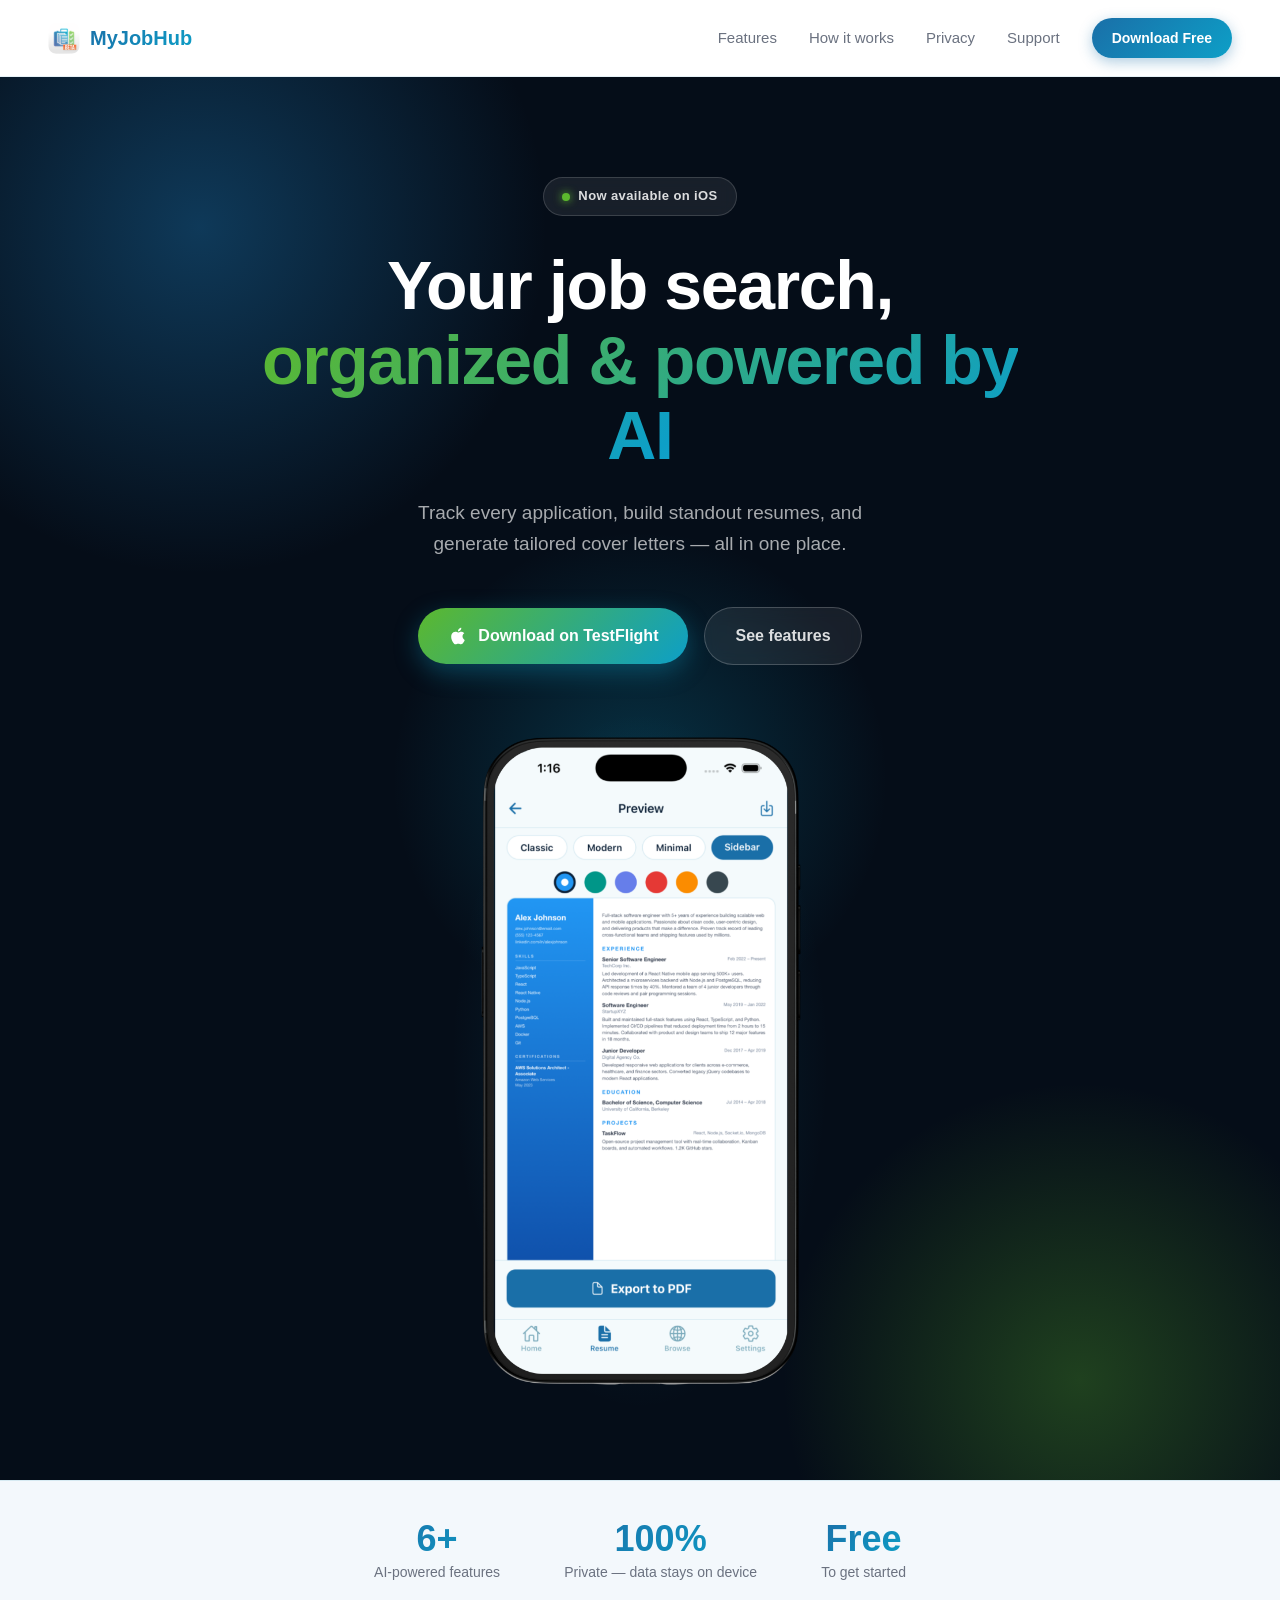
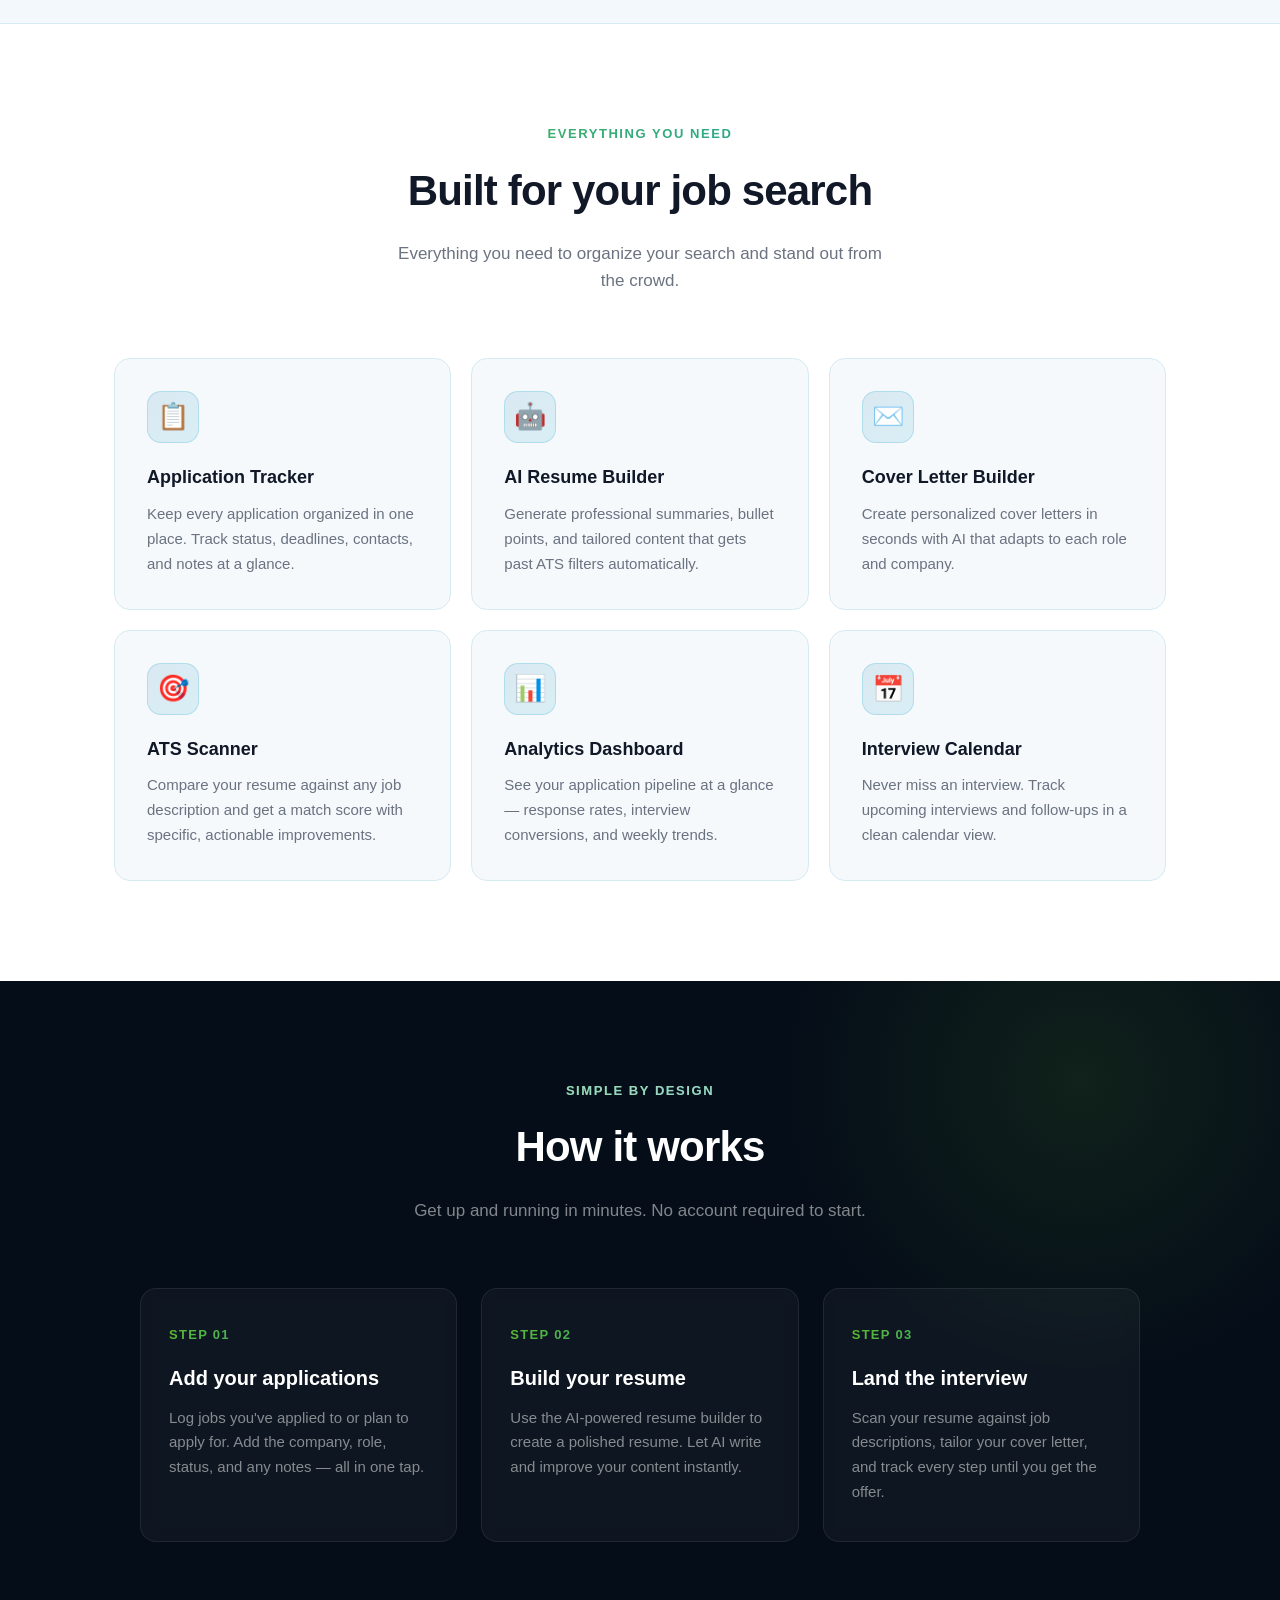
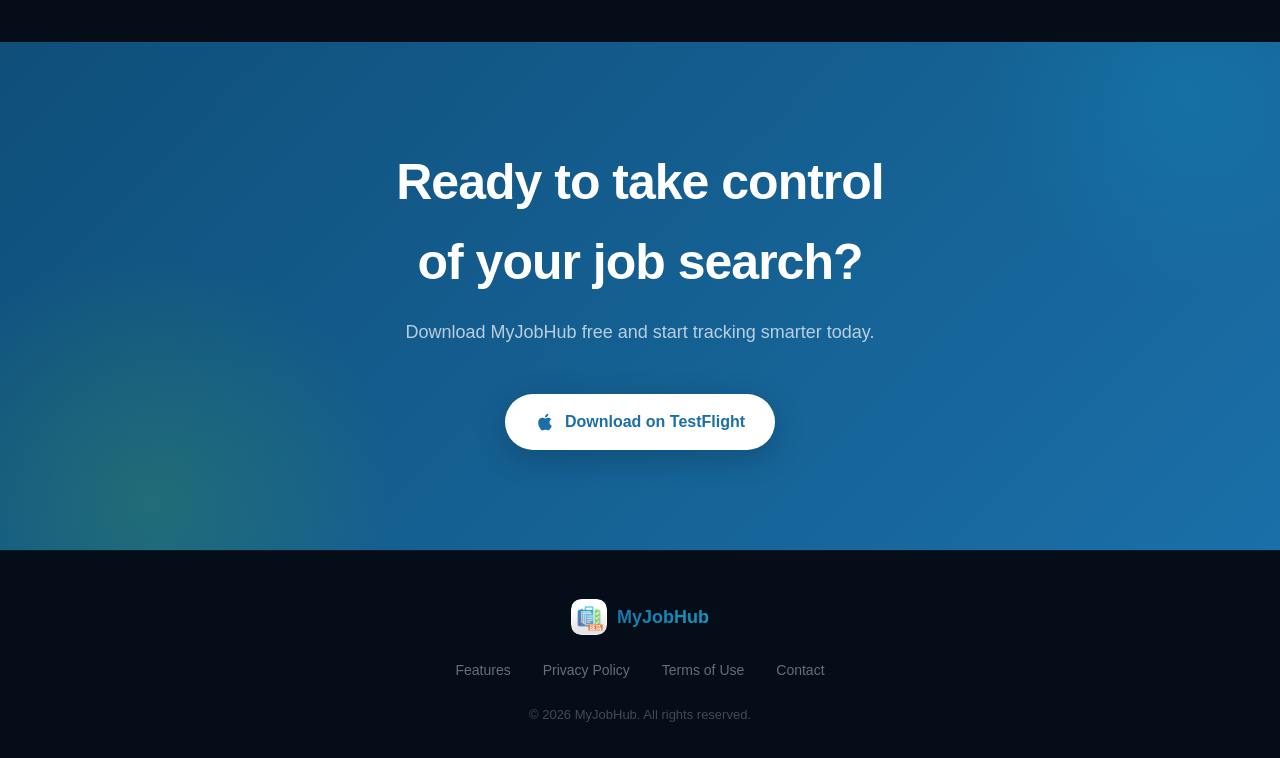
<file: index.html>
<!DOCTYPE html>
<html lang="en">
<head>
  <meta charset="UTF-8" />
  <meta name="viewport" content="width=device-width, initial-scale=1.0" />
  <title>MyJobHub — Track Your Job Search with Confidence</title>
  <meta name="description" content="MyJobHub is an iOS app that helps you track job applications, build AI-powered resumes and cover letters, and land your dream job." />
  <link rel="stylesheet" href="styles.css" />
  <link rel="stylesheet" href="https://unpkg.com/aos@2.3.1/dist/aos.css" />
  <link rel="icon" href="assets/icon.png" />
</head>
<body>

  <!-- Nav -->
  <nav>
    <a href="index.html" class="nav-brand">
      <img src="assets/icon.png" alt="MyJobHub icon" onerror="this.style.display='none'" />
      <span class="nav-logo">MyJobHub</span>
    </a>
    <div class="nav-links">
      <a href="#features" class="hide-mobile">Features</a>
      <a href="#how-it-works" class="hide-mobile">How it works</a>
      <a href="privacy.html">Privacy</a>
      <a href="mailto:support@myjobhub.app">Support</a>
      <!-- Replace # with your App Store link -->
      <a href="https://testflight.apple.com/join/jSa1x4DE" class="nav-cta">Download Free</a>
    </div>
  </nav>

  <!-- Hero -->
  <section class="hero">
    <div class="hero-orb-mid"></div>
    <div class="hero-content">

      <div class="hero-badge">
        <span></span> Now available on iOS
      </div>

      <h1>Your job search,<br /><span class="gradient-text">organized & powered by AI</span></h1>

      <p>Track every application, build standout resumes, and generate tailored cover letters — all in one place.</p>

      <div class="hero-buttons">
        <!-- Replace # with your App Store link -->
        <a href="https://testflight.apple.com/join/jSa1x4DE" class="btn btn-primary">
          <svg width="20" height="20" viewBox="0 0 24 24" fill="currentColor"><path d="M18.71 19.5c-.83 1.24-1.71 2.45-3.05 2.47-1.34.03-1.77-.79-3.29-.79-1.53 0-2 .77-3.27.82-1.31.05-2.3-1.32-3.14-2.53C4.25 17 2.94 12.45 4.7 9.39c.87-1.52 2.43-2.48 4.12-2.51 1.28-.02 2.5.87 3.29.87.78 0 2.26-1.07 3.8-.91.65.03 2.47.26 3.64 1.98-.09.06-2.17 1.28-2.15 3.81.03 3.02 2.65 4.03 2.68 4.04-.03.07-.42 1.44-1.38 2.83M13 3.5c.73-.83 1.94-1.46 2.94-1.5.13 1.17-.34 2.35-1.04 3.19-.69.85-1.83 1.51-2.95 1.42-.15-1.15.41-2.35 1.05-3.11z"/></svg>
          Download on TestFlight
          <!-- Download on the App Store = update once live on app store -->
        </a>
        <a href="#features" class="btn btn-ghost">See features</a>
      </div>

      <div class="hero-mockup"> 
        <div class="mockup-glow"></div>
        <img src="assets/screenshot.png" alt="MyJobHub app" /> 
      </div>

    </div>
  </section>

  <!-- Stats -->
  <section class="stats">
    <div class="stats-grid">
      <div class="stat-item" data-aos="fade-up" data-aos-delay="0">
        <div class="stat-number">6+</div>
        <div class="stat-label">AI-powered features</div>
      </div>
      <div class="stat-item" data-aos="fade-up" data-aos-delay="100">
        <div class="stat-number">100%</div>
        <div class="stat-label">Private — data stays on device</div>
      </div>
      <div class="stat-item" data-aos="fade-up" data-aos-delay="200">
        <div class="stat-number">Free</div>
        <div class="stat-label">To get started</div>
      </div>
    </div>
  </section>

  <!-- Features -->
  <section class="features" id="features">
    <p class="section-label" data-aos="fade-up">Everything you need</p>
    <h2 class="section-title" data-aos="fade-up" data-aos-delay="50">Built for your job search</h2>
    <p class="section-subtitle" data-aos="fade-up" data-aos-delay="100">Everything you need to organize your search and stand out from the crowd.</p>

    <div class="features-grid">
      <div class="feature-card" data-aos="fade-up" data-aos-delay="0">
        <div class="feature-icon-wrap">📋</div>
        <h3>Application Tracker</h3>
        <p>Keep every application organized in one place. Track status, deadlines, contacts, and notes at a glance.</p>
      </div>
      <div class="feature-card" data-aos="fade-up" data-aos-delay="80">
        <div class="feature-icon-wrap">🤖</div>
        <h3>AI Resume Builder</h3>
        <p>Generate professional summaries, bullet points, and tailored content that gets past ATS filters automatically.</p>
      </div>
      <div class="feature-card" data-aos="fade-up" data-aos-delay="160">
        <div class="feature-icon-wrap">✉️</div>
        <h3>Cover Letter Builder</h3>
        <p>Create personalized cover letters in seconds with AI that adapts to each role and company.</p>
      </div>
      <div class="feature-card" data-aos="fade-up" data-aos-delay="0">
        <div class="feature-icon-wrap">🎯</div>
        <h3>ATS Scanner</h3>
        <p>Compare your resume against any job description and get a match score with specific, actionable improvements.</p>
      </div>
      <div class="feature-card" data-aos="fade-up" data-aos-delay="80">
        <div class="feature-icon-wrap">📊</div>
        <h3>Analytics Dashboard</h3>
        <p>See your application pipeline at a glance — response rates, interview conversions, and weekly trends.</p>
      </div>
      <div class="feature-card" data-aos="fade-up" data-aos-delay="160">
        <div class="feature-icon-wrap">📅</div>
        <h3>Interview Calendar</h3>
        <p>Never miss an interview. Track upcoming interviews and follow-ups in a clean calendar view.</p>
      </div>
    </div>
  </section>

  <!-- How it works -->
  <section class="how-it-works" id="how-it-works">
    <p class="section-label" data-aos="fade-up">Simple by design</p>
    <h2 class="section-title" data-aos="fade-up" data-aos-delay="50">How it works</h2>
    <p class="section-subtitle" data-aos="fade-up" data-aos-delay="100">Get up and running in minutes. No account required to start.</p>

    <div class="steps-grid">
      <div class="step-card" data-aos="fade-up" data-aos-delay="0">
        <div class="step-number">Step 01</div>
        <h3>Add your applications</h3>
        <p>Log jobs you've applied to or plan to apply for. Add the company, role, status, and any notes — all in one tap.</p>
      </div>
      <div class="step-card" data-aos="fade-up" data-aos-delay="100">
        <div class="step-number">Step 02</div>
        <h3>Build your resume</h3>
        <p>Use the AI-powered resume builder to create a polished resume. Let AI write and improve your content instantly.</p>
      </div>
      <div class="step-card" data-aos="fade-up" data-aos-delay="200">
        <div class="step-number">Step 03</div>
        <h3>Land the interview</h3>
        <p>Scan your resume against job descriptions, tailor your cover letter, and track every step until you get the offer.</p>
      </div>
    </div>
  </section>

  <!-- CTA -->
  <section class="cta">
    <div class="cta-content">
      <h2 data-aos="fade-up">Ready to take control<br />of your job search?</h2>
      <p data-aos="fade-up" data-aos-delay="80">Download MyJobHub free and start tracking smarter today.</p>
      <!-- Replace # with your App Store link -->
      <a href="https://testflight.apple.com/join/jSa1x4DE" class="btn btn-white" data-aos="fade-up" data-aos-delay="160">
        <svg width="20" height="20" viewBox="0 0 24 24" fill="currentColor"><path d="M18.71 19.5c-.83 1.24-1.71 2.45-3.05 2.47-1.34.03-1.77-.79-3.29-.79-1.53 0-2 .77-3.27.82-1.31.05-2.3-1.32-3.14-2.53C4.25 17 2.94 12.45 4.7 9.39c.87-1.52 2.43-2.48 4.12-2.51 1.28-.02 2.5.87 3.29.87.78 0 2.26-1.07 3.8-.91.65.03 2.47.26 3.64 1.98-.09.06-2.17 1.28-2.15 3.81.03 3.02 2.65 4.03 2.68 4.04-.03.07-.42 1.44-1.38 2.83M13 3.5c.73-.83 1.94-1.46 2.94-1.5.13 1.17-.34 2.35-1.04 3.19-.69.85-1.83 1.51-2.95 1.42-.15-1.15.41-2.35 1.05-3.11z"/></svg>
        Download on TestFlight
        <!-- Download on the App Store = update once live on app store -->
      </a>
    </div>
  </section>

  <!-- Footer -->
  <footer>
    <div class="footer-inner">
      <div class="footer-brand">
        <img src="assets/icon.png" alt="MyJobHub" onerror="this.style.display='none'" />
        <span class="footer-brand-name">MyJobHub</span>
      </div>
      <div class="footer-links">
        <a href="#features">Features</a>
        <a href="privacy.html">Privacy Policy</a>
        <a href="terms.html">Terms of Use</a>
        <a href="mailto:support@myjobhub.app">Contact</a>
      </div>
      <p class="footer-copy">&copy; 2026 MyJobHub. All rights reserved.</p>
    </div>
  </footer>

  <script src="https://unpkg.com/aos@2.3.1/dist/aos.js"></script>
  <script>AOS.init({ duration: 650, once: true, easing: 'ease-out-cubic' });</script>

</body>
</html>
</file>
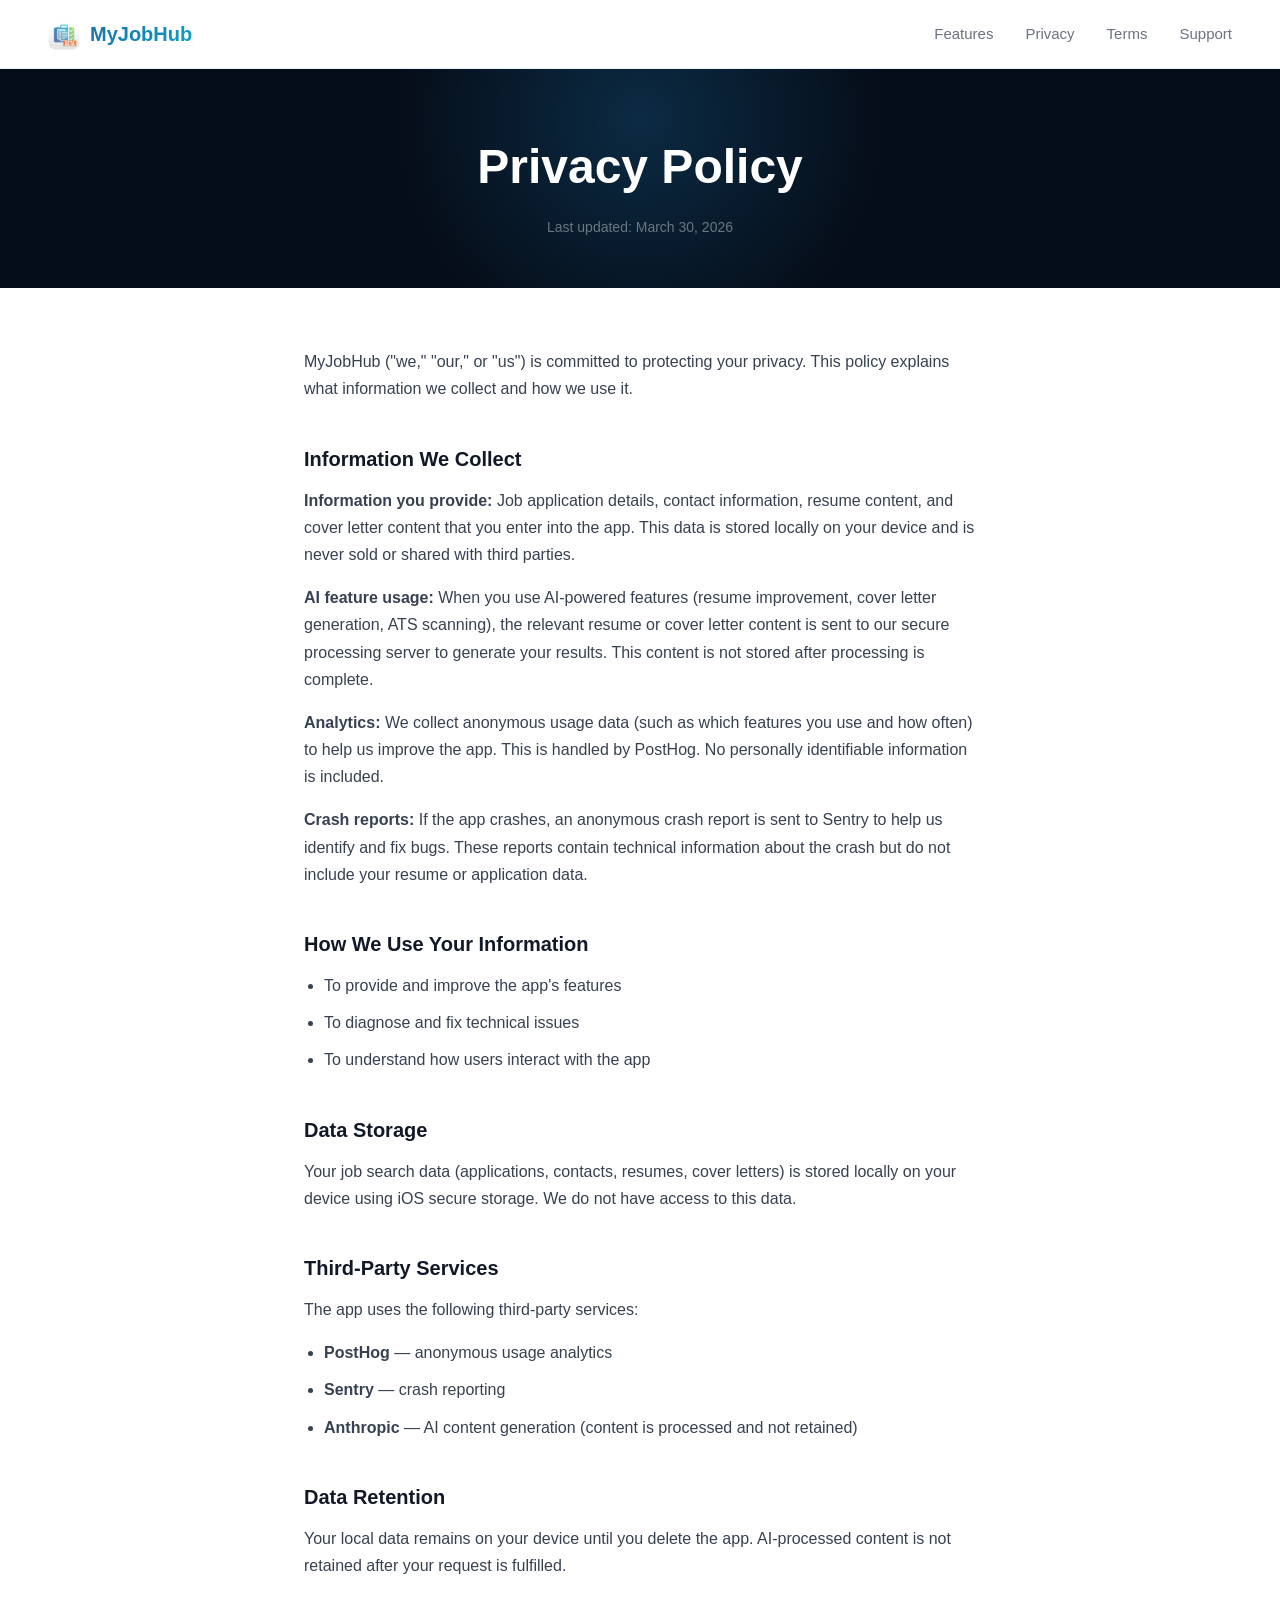
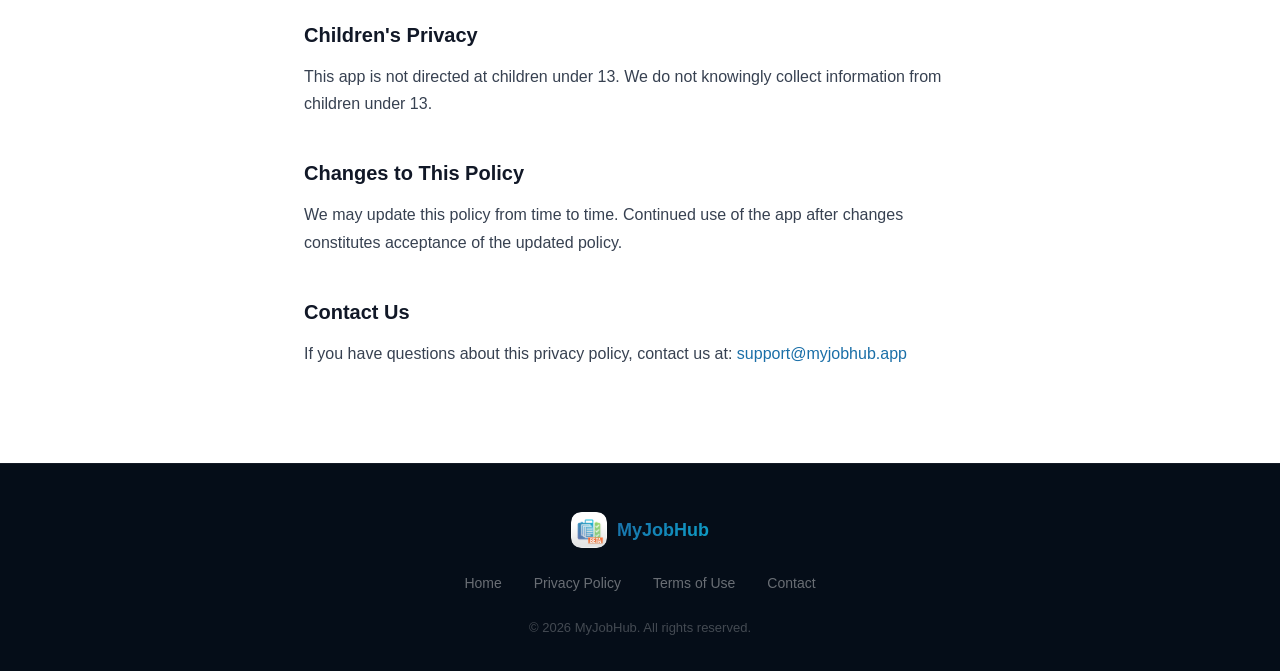
<file: privacy.html>
<!DOCTYPE html>
<html lang="en">
<head>
  <meta charset="UTF-8" />
  <meta name="viewport" content="width=device-width, initial-scale=1.0" />
  <title>Privacy Policy — MyJobHub</title>
  <link rel="stylesheet" href="styles.css" />
  <link rel="icon" href="assets/icon.png" />
</head>
<body>

  <nav>
    <a href="index.html" class="nav-brand">
      <img src="assets/icon.png" alt="MyJobHub icon" onerror="this.style.display='none'" />
      <span class="nav-logo">MyJobHub</span>
    </a>
    <div class="nav-links">
      <a href="index.html#features" class="hide-mobile">Features</a>
      <a href="privacy.html">Privacy</a>
      <a href="terms.html">Terms</a>
      <a href="mailto:support@myjobhub.app">Support</a>
    </div>
  </nav>

  <div class="legal-hero">
    <h1>Privacy Policy</h1>
    <p class="updated">Last updated: March 30, 2026</p>
  </div>

  <div class="legal-wrap">
    <p>MyJobHub ("we," "our," or "us") is committed to protecting your privacy. This policy explains what information we collect and how we use it.</p>

    <h2>Information We Collect</h2>
    <p><strong>Information you provide:</strong> Job application details, contact information, resume content, and cover letter content that you enter into the app. This data is stored locally on your device and is never sold or shared with third parties.</p>
    <p><strong>AI feature usage:</strong> When you use AI-powered features (resume improvement, cover letter generation, ATS scanning), the relevant resume or cover letter content is sent to our secure processing server to generate your results. This content is not stored after processing is complete.</p>
    <p><strong>Analytics:</strong> We collect anonymous usage data (such as which features you use and how often) to help us improve the app. This is handled by PostHog. No personally identifiable information is included.</p>
    <p><strong>Crash reports:</strong> If the app crashes, an anonymous crash report is sent to Sentry to help us identify and fix bugs. These reports contain technical information about the crash but do not include your resume or application data.</p>

    <h2>How We Use Your Information</h2>
    <ul>
      <li>To provide and improve the app's features</li>
      <li>To diagnose and fix technical issues</li>
      <li>To understand how users interact with the app</li>
    </ul>

    <h2>Data Storage</h2>
    <p>Your job search data (applications, contacts, resumes, cover letters) is stored locally on your device using iOS secure storage. We do not have access to this data.</p>

    <h2>Third-Party Services</h2>
    <p>The app uses the following third-party services:</p>
    <ul>
      <li><strong>PostHog</strong> — anonymous usage analytics</li>
      <li><strong>Sentry</strong> — crash reporting</li>
      <li><strong>Anthropic</strong> — AI content generation (content is processed and not retained)</li>
    </ul>

    <h2>Data Retention</h2>
    <p>Your local data remains on your device until you delete the app. AI-processed content is not retained after your request is fulfilled.</p>

    <h2>Children's Privacy</h2>
    <p>This app is not directed at children under 13. We do not knowingly collect information from children under 13.</p>

    <h2>Changes to This Policy</h2>
    <p>We may update this policy from time to time. Continued use of the app after changes constitutes acceptance of the updated policy.</p>

    <h2>Contact Us</h2>
    <p>If you have questions about this privacy policy, contact us at: <a href="mailto:support@myjobhub.app">support@myjobhub.app</a></p>
  </div>

  <footer>
    <div class="footer-inner">
      <div class="footer-brand">
        <img src="assets/icon.png" alt="MyJobHub" onerror="this.style.display='none'" />
        <span class="footer-brand-name">MyJobHub</span>
      </div>
      <div class="footer-links">
        <a href="index.html">Home</a>
        <a href="privacy.html">Privacy Policy</a>
        <a href="terms.html">Terms of Use</a>
        <a href="mailto:support@myjobhub.app">Contact</a>
      </div>
      <p class="footer-copy">&copy; 2026 MyJobHub. All rights reserved.</p>
    </div>
  </footer>

</body>
</html>
</file>
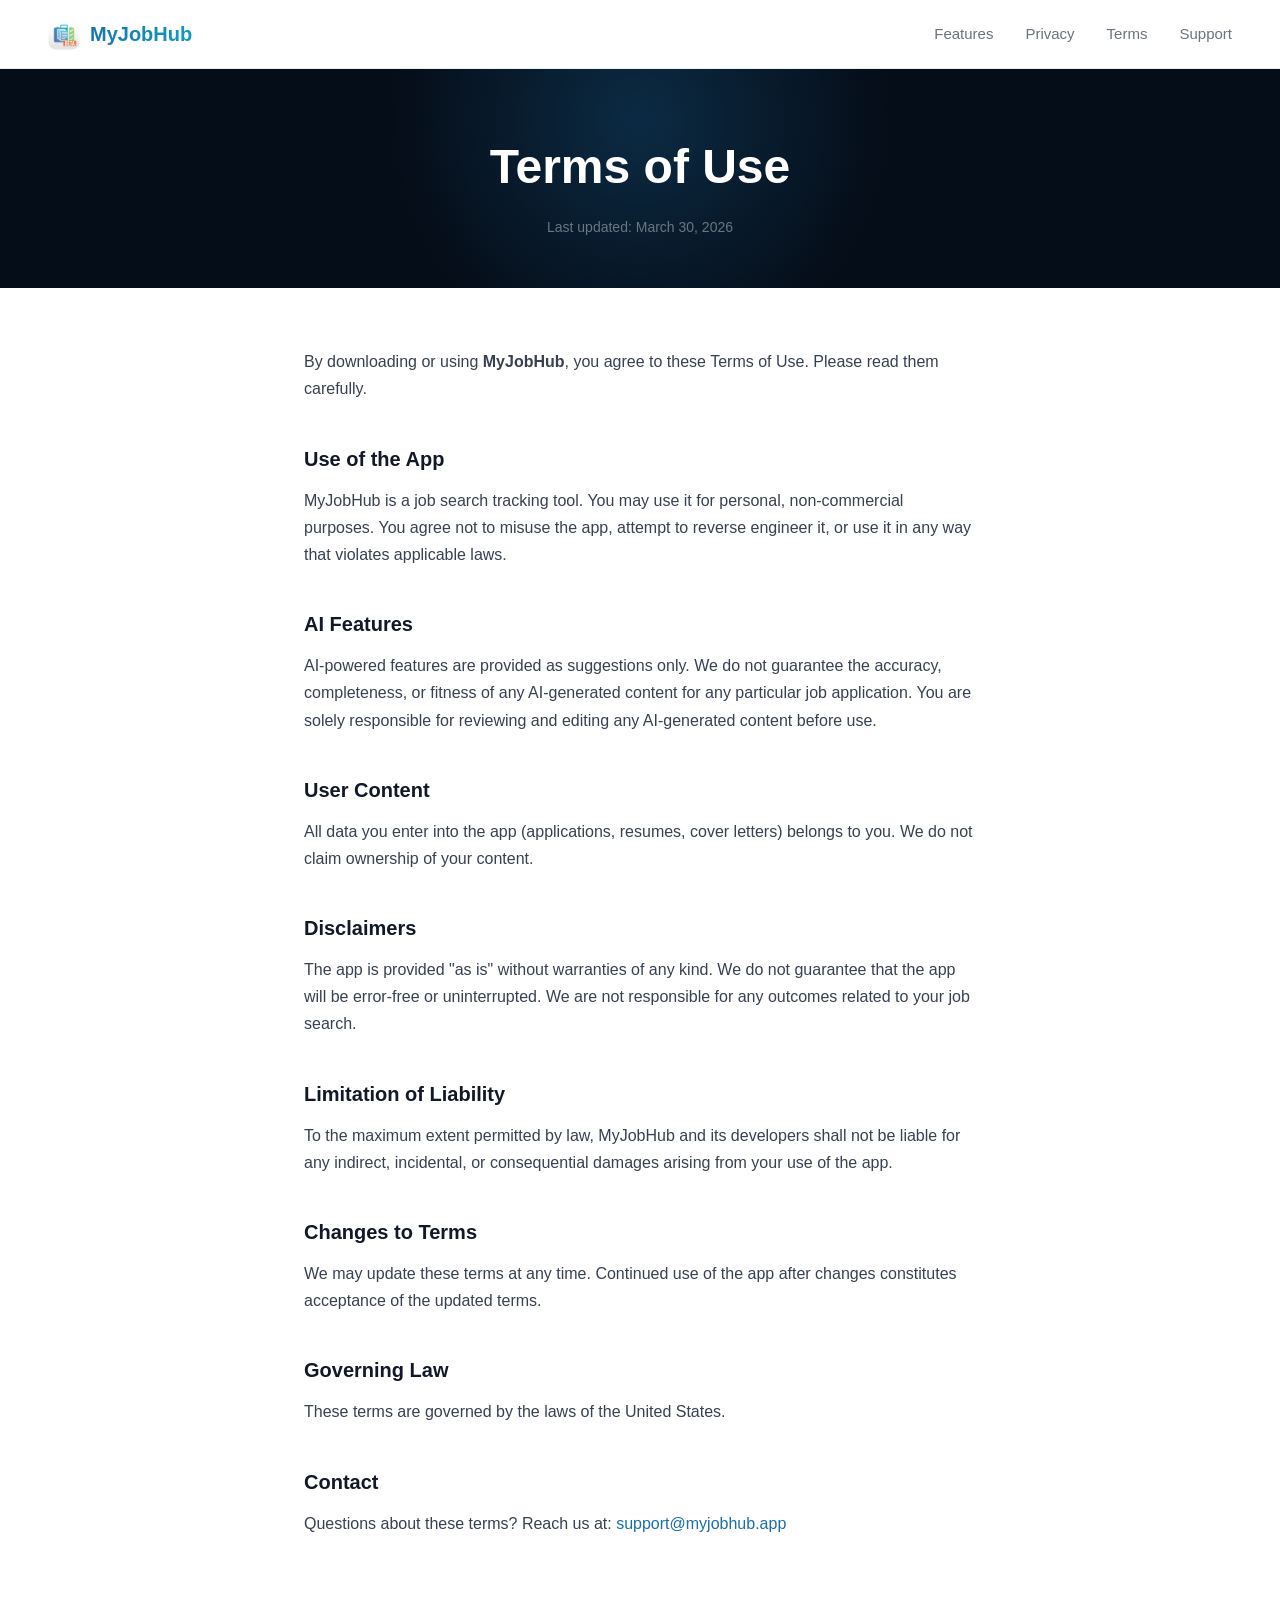
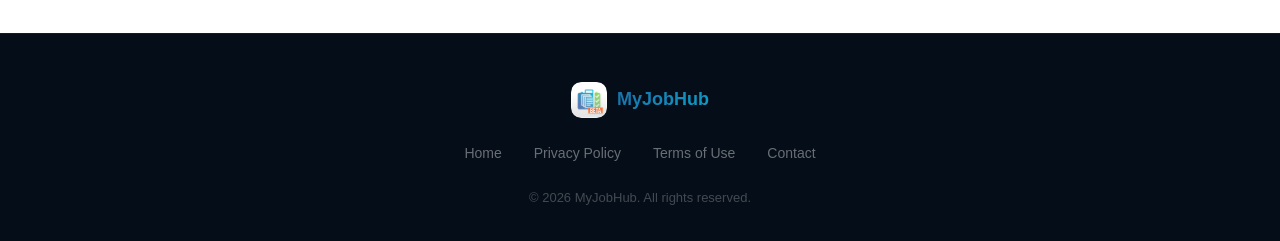
<file: terms.html>
<!DOCTYPE html>
<html lang="en">
<head>
  <meta charset="UTF-8" />
  <meta name="viewport" content="width=device-width, initial-scale=1.0" />
  <title>Terms of Use — MyJobHub</title>
  <link rel="stylesheet" href="styles.css" />
  <link rel="icon" href="assets/icon.png" />
</head>
<body>

  <nav>
    <a href="index.html" class="nav-brand">
      <img src="assets/icon.png" alt="MyJobHub icon" onerror="this.style.display='none'" />
      <span class="nav-logo">MyJobHub</span>
    </a>
    <div class="nav-links">
      <a href="index.html#features" class="hide-mobile">Features</a>
      <a href="privacy.html">Privacy</a>
      <a href="terms.html">Terms</a>
      <a href="mailto:support@myjobhub.app">Support</a>
    </div>
  </nav>

  <div class="legal-hero">
    <h1>Terms of Use</h1>
    <p class="updated">Last updated: March 30, 2026</p>
  </div>

  <div class="legal-wrap">
    <p>By downloading or using <strong>MyJobHub</strong>, you agree to these Terms of Use. Please read them carefully.</p>

    <h2>Use of the App</h2>
    <p>MyJobHub is a job search tracking tool. You may use it for personal, non-commercial purposes. You agree not to misuse the app, attempt to reverse engineer it, or use it in any way that violates applicable laws.</p>

    <h2>AI Features</h2>
    <p>AI-powered features are provided as suggestions only. We do not guarantee the accuracy, completeness, or fitness of any AI-generated content for any particular job application. You are solely responsible for reviewing and editing any AI-generated content before use.</p>

    <h2>User Content</h2>
    <p>All data you enter into the app (applications, resumes, cover letters) belongs to you. We do not claim ownership of your content.</p>

    <h2>Disclaimers</h2>
    <p>The app is provided "as is" without warranties of any kind. We do not guarantee that the app will be error-free or uninterrupted. We are not responsible for any outcomes related to your job search.</p>

    <h2>Limitation of Liability</h2>
    <p>To the maximum extent permitted by law, MyJobHub and its developers shall not be liable for any indirect, incidental, or consequential damages arising from your use of the app.</p>

    <h2>Changes to Terms</h2>
    <p>We may update these terms at any time. Continued use of the app after changes constitutes acceptance of the updated terms.</p>

    <h2>Governing Law</h2>
    <p>These terms are governed by the laws of the United States.</p>

    <h2>Contact</h2>
    <p>Questions about these terms? Reach us at: <a href="mailto:support@myjobhub.app">support@myjobhub.app</a></p>
  </div>

  <footer>
    <div class="footer-inner">
      <div class="footer-brand">
        <img src="assets/icon.png" alt="MyJobHub" onerror="this.style.display='none'" />
        <span class="footer-brand-name">MyJobHub</span>
      </div>
      <div class="footer-links">
        <a href="index.html">Home</a>
        <a href="privacy.html">Privacy Policy</a>
        <a href="terms.html">Terms of Use</a>
        <a href="mailto:support@myjobhub.app">Contact</a>
      </div>
      <p class="footer-copy">&copy; 2026 MyJobHub. All rights reserved.</p>
    </div>
  </footer>

</body>
</html>
</file>
<file: styles.css>
*, *::before, *::after { box-sizing: border-box; margin: 0; padding: 0; }

:root {
  --primary: #1A6FA8;
  --primary-dark: #0F4F7A;
  --green: #5CB82E;
  --cyan: #0D9FC7;
  --text: #111827;
  --text-secondary: #6B7280;
  --bg: #FFFFFF;
  --bg-alt: #F3F8FC;
  --border: #D6EAF2;
  --radius: 16px;
  --glow-blue: rgba(26, 111, 168, 0.35);
  --glow-cyan: rgba(13, 159, 199, 0.35);
  --glow-green: rgba(92, 184, 46, 0.35);
}

html { scroll-behavior: smooth; }

body {
  font-family: -apple-system, BlinkMacSystemFont, 'Segoe UI', Roboto, sans-serif;
  color: var(--text);
  background: var(--bg);
  line-height: 1.6;
  overflow-x: hidden;
}

a { color: var(--primary); text-decoration: none; }
a:hover { text-decoration: underline; }

/* ── Nav ─────────────────────────────────────────── */
nav {
  display: flex;
  align-items: center;
  justify-content: space-between;
  padding: 18px 48px;
  position: sticky;
  top: 0;
  z-index: 100;
  background: rgba(255, 255, 255, 0.85);
  backdrop-filter: blur(16px);
  -webkit-backdrop-filter: blur(16px);
  border-bottom: 1px solid rgba(214, 234, 242, 0.6);
}

.nav-brand {
  display: flex;
  align-items: center;
  gap: 10px;
  text-decoration: none;
}

.nav-brand img {
  width: 32px;
  height: 32px;
  border-radius: 8px;
}

.nav-logo {
  font-size: 20px;
  font-weight: 800;
  background: linear-gradient(135deg, var(--primary), var(--cyan));
  -webkit-background-clip: text;
  -webkit-text-fill-color: transparent;
  background-clip: text;
}

.nav-links { display: flex; gap: 32px; align-items: center; }
.nav-links a {
  font-size: 15px;
  color: var(--text-secondary);
  font-weight: 500;
  transition: color 0.2s;
}
.nav-links a:hover { color: var(--primary); text-decoration: none; }

.nav-cta {
  background: linear-gradient(135deg, var(--primary), var(--cyan));
  color: #fff !important;
  padding: 9px 20px;
  border-radius: 50px;
  font-weight: 600 !important;
  font-size: 14px !important;
  transition: opacity 0.2s, box-shadow 0.2s !important;
  box-shadow: 0 4px 14px var(--glow-blue);
}
.nav-cta:hover { opacity: 0.9; box-shadow: 0 6px 20px var(--glow-cyan); }

/* ── Hero ─────────────────────────────────────────── */
.hero {
  position: relative;
  text-align: center;
  padding: 100px 24px 80px;
  overflow: hidden;
  background: #050d18;
}

/* Animated gradient orbs */
.hero::before {
  content: '';
  position: absolute;
  width: 700px;
  height: 700px;
  border-radius: 50%;
  background: radial-gradient(circle, rgba(26,111,168,0.45) 0%, transparent 70%);
  top: -200px;
  left: -150px;
  animation: orb1 10s ease-in-out infinite alternate;
  pointer-events: none;
}

.hero::after {
  content: '';
  position: absolute;
  width: 600px;
  height: 600px;
  border-radius: 50%;
  background: radial-gradient(circle, rgba(92,184,46,0.3) 0%, transparent 70%);
  bottom: -200px;
  right: -100px;
  animation: orb2 12s ease-in-out infinite alternate;
  pointer-events: none;
}

.hero-orb-mid {
  position: absolute;
  width: 500px;
  height: 500px;
  border-radius: 50%;
  background: radial-gradient(circle, rgba(13,159,199,0.25) 0%, transparent 70%);
  top: 50%;
  left: 50%;
  transform: translate(-50%, -50%);
  animation: orb3 14s ease-in-out infinite alternate;
  pointer-events: none;
}

@keyframes orb1 {
  from { transform: translate(0, 0) scale(1); }
  to   { transform: translate(80px, 60px) scale(1.15); }
}
@keyframes orb2 {
  from { transform: translate(0, 0) scale(1); }
  to   { transform: translate(-60px, -80px) scale(1.2); }
}
@keyframes orb3 {
  from { transform: translate(-50%, -50%) scale(1); }
  to   { transform: translate(-45%, -55%) scale(1.1); }
}

.hero-content { position: relative; z-index: 1; }

.hero-badge {
  display: inline-flex;
  align-items: center;
  gap: 8px;
  background: rgba(255,255,255,0.08);
  border: 1px solid rgba(255,255,255,0.15);
  backdrop-filter: blur(8px);
  padding: 8px 18px;
  border-radius: 50px;
  font-size: 13px;
  font-weight: 600;
  color: rgba(255,255,255,0.85);
  margin-bottom: 32px;
  letter-spacing: 0.03em;
}

.hero-badge span {
  width: 8px;
  height: 8px;
  border-radius: 50%;
  background: var(--green);
  box-shadow: 0 0 8px var(--green);
  animation: pulse-dot 2s ease-in-out infinite;
}

@keyframes pulse-dot {
  0%, 100% { opacity: 1; transform: scale(1); }
  50% { opacity: 0.6; transform: scale(0.8); }
}

.hero h1 {
  font-size: clamp(38px, 6vw, 68px);
  font-weight: 900;
  line-height: 1.1;
  color: #fff;
  max-width: 780px;
  margin: 0 auto 24px;
  letter-spacing: -0.02em;
}

.gradient-text {
  background: linear-gradient(135deg, var(--green) 0%, var(--cyan) 50%, #7eb8f7 100%);
  -webkit-background-clip: text;
  -webkit-text-fill-color: transparent;
  background-clip: text;
  background-size: 200% auto;
  animation: textShimmer 4s linear infinite;
}

@keyframes textShimmer {
  from { background-position: 0% center; }
  to   { background-position: 200% center; }
}

.hero p {
  font-size: 19px;
  color: rgba(255,255,255,0.65);
  max-width: 520px;
  margin: 0 auto 48px;
  line-height: 1.65;
}

.hero-buttons {
  display: flex;
  justify-content: center;
  align-items: center;
  gap: 16px;
  flex-wrap: wrap;
  margin-bottom: 64px;
}

.btn {
  display: inline-flex;
  align-items: center;
  gap: 10px;
  padding: 15px 30px;
  border-radius: 50px;
  font-size: 16px;
  font-weight: 700;
  transition: all 0.25s ease;
  cursor: pointer;
  border: none;
}

.btn-primary {
  background: linear-gradient(135deg, var(--green), var(--cyan));
  color: #fff;
  box-shadow: 0 8px 24px var(--glow-cyan), 0 0 0 0 var(--glow-cyan);
  animation: glow-pulse 3s ease-in-out infinite;
}

@keyframes glow-pulse {
  0%, 100% { box-shadow: 0 8px 24px var(--glow-cyan); }
  50%       { box-shadow: 0 8px 32px rgba(13,159,199,0.6), 0 0 60px rgba(92,184,46,0.2); }
}

.btn-primary:hover {
  transform: translateY(-2px);
  box-shadow: 0 12px 36px rgba(13,159,199,0.7);
  text-decoration: none;
}

.btn-ghost {
  background: rgba(255,255,255,0.08);
  color: rgba(255,255,255,0.85);
  border: 1px solid rgba(255,255,255,0.2);
  backdrop-filter: blur(8px);
}

.btn-ghost:hover {
  background: rgba(255,255,255,0.14);
  text-decoration: none;
  transform: translateY(-2px);
}

/* Hero mockup */
.hero-mockup {
  position: relative;
  display: inline-block;
  max-width: 340px;
  width: 100%;
}

.hero-mockup img {
  width: 100%;
  border-radius: 0;
  display: block;
}

.mockup-glow {
  position: absolute;
  inset: -20px;
  border-radius: 50px;
  background: radial-gradient(ellipse, rgba(13,159,199,0.2) 0%, transparent 70%);
  z-index: -1;
  animation: mockupGlow 4s ease-in-out infinite alternate;
}

@keyframes mockupGlow {
  from { opacity: 0.6; transform: scale(1); }
  to   { opacity: 1; transform: scale(1.05); }
}

.screenshot-placeholder {
  width: 280px;
  aspect-ratio: 9/19;
  background: rgba(255,255,255,0.05);
  border: 2px dashed rgba(255,255,255,0.15);
  border-radius: 36px;
  display: flex;
  align-items: center;
  justify-content: center;
  color: rgba(255,255,255,0.4);
  font-size: 14px;
  box-shadow: 0 30px 80px rgba(0,0,0,0.4), 0 0 60px rgba(13,159,199,0.15);
}

/* ── Stats bar ─────────────────────────────────────── */
.stats {
  background: var(--bg-alt);
  border-top: 1px solid var(--border);
  border-bottom: 1px solid var(--border);
  padding: 40px 24px;
}

.stats-grid {
  display: flex;
  justify-content: center;
  gap: 64px;
  flex-wrap: wrap;
  max-width: 800px;
  margin: 0 auto;
}

.stat-item { text-align: center; }

.stat-number {
  font-size: 36px;
  font-weight: 900;
  background: linear-gradient(135deg, var(--primary), var(--cyan));
  -webkit-background-clip: text;
  -webkit-text-fill-color: transparent;
  background-clip: text;
  line-height: 1;
  margin-bottom: 4px;
}

.stat-label {
  font-size: 14px;
  color: var(--text-secondary);
  font-weight: 500;
}

/* ── Features ─────────────────────────────────────── */
.features {
  padding: 100px 24px;
  max-width: 1100px;
  margin: 0 auto;
}

.section-label {
  text-align: center;
  font-size: 13px;
  font-weight: 700;
  text-transform: uppercase;
  letter-spacing: 0.12em;
  margin-bottom: 12px;
  background: linear-gradient(135deg, var(--green), var(--cyan));
  -webkit-background-clip: text;
  -webkit-text-fill-color: transparent;
  background-clip: text;
}

.section-title {
  text-align: center;
  font-size: clamp(28px, 4vw, 42px);
  font-weight: 900;
  margin-bottom: 16px;
  letter-spacing: -0.02em;
  color: var(--text);
}

.section-subtitle {
  text-align: center;
  font-size: 17px;
  color: var(--text-secondary);
  max-width: 500px;
  margin: 0 auto 64px;
}

.features-grid {
  display: grid;
  grid-template-columns: repeat(auto-fit, minmax(300px, 1fr));
  gap: 20px;
}

.feature-card {
  position: relative;
  background: rgba(243, 248, 252, 0.8);
  border: 1px solid var(--border);
  border-radius: var(--radius);
  padding: 32px;
  overflow: hidden;
  transition: transform 0.3s ease, box-shadow 0.3s ease, border-color 0.3s ease;
  cursor: default;
}

.feature-card::before {
  content: '';
  position: absolute;
  inset: 0;
  background: linear-gradient(135deg, rgba(26,111,168,0.04) 0%, rgba(13,159,199,0.04) 100%);
  opacity: 0;
  transition: opacity 0.3s ease;
  border-radius: var(--radius);
}

.feature-card:hover {
  transform: translateY(-4px);
  box-shadow: 0 20px 48px rgba(26,111,168,0.12), 0 0 0 1px rgba(13,159,199,0.2);
  border-color: rgba(13,159,199,0.3);
}

.feature-card:hover::before { opacity: 1; }

.feature-icon-wrap {
  width: 52px;
  height: 52px;
  border-radius: 14px;
  display: flex;
  align-items: center;
  justify-content: center;
  font-size: 26px;
  margin-bottom: 20px;
  background: linear-gradient(135deg, rgba(26,111,168,0.12), rgba(13,159,199,0.12));
  border: 1px solid rgba(13,159,199,0.2);
}

.feature-card h3 {
  font-size: 18px;
  font-weight: 700;
  margin-bottom: 10px;
  color: var(--text);
}

.feature-card p {
  font-size: 15px;
  color: var(--text-secondary);
  line-height: 1.65;
}

/* ── How it works ──────────────────────────────────── */
.how-it-works {
  padding: 100px 24px;
  background: #050d18;
  overflow: hidden;
  position: relative;
}

.how-it-works::before {
  content: '';
  position: absolute;
  width: 600px;
  height: 600px;
  border-radius: 50%;
  background: radial-gradient(circle, rgba(92,184,46,0.12) 0%, transparent 70%);
  top: -200px;
  right: -100px;
  pointer-events: none;
}

.how-it-works .section-label { color: rgba(255,255,255,0.5); -webkit-text-fill-color: unset; }
.how-it-works .section-title { color: #fff; }
.how-it-works .section-subtitle { color: rgba(255,255,255,0.5); }

.steps-grid {
  display: grid;
  grid-template-columns: repeat(auto-fit, minmax(260px, 1fr));
  gap: 24px;
  max-width: 1000px;
  margin: 0 auto;
  position: relative;
  z-index: 1;
}

.step-card {
  background: rgba(255,255,255,0.04);
  border: 1px solid rgba(255,255,255,0.08);
  border-radius: var(--radius);
  padding: 36px 28px;
  backdrop-filter: blur(8px);
  transition: transform 0.3s ease, border-color 0.3s ease, box-shadow 0.3s ease;
}

.step-card:hover {
  transform: translateY(-4px);
  border-color: rgba(13,159,199,0.3);
  box-shadow: 0 20px 48px rgba(0,0,0,0.3), 0 0 30px rgba(13,159,199,0.1);
}

.step-number {
  font-size: 13px;
  font-weight: 700;
  letter-spacing: 0.1em;
  text-transform: uppercase;
  background: linear-gradient(135deg, var(--green), var(--cyan));
  -webkit-background-clip: text;
  -webkit-text-fill-color: transparent;
  background-clip: text;
  margin-bottom: 16px;
}

.step-card h3 { font-size: 20px; font-weight: 700; color: #fff; margin-bottom: 12px; }
.step-card p  { font-size: 15px; color: rgba(255,255,255,0.5); line-height: 1.65; }

/* ── CTA ──────────────────────────────────────────── */
.cta {
  position: relative;
  text-align: center;
  padding: 100px 24px;
  overflow: hidden;
  background: linear-gradient(135deg, var(--primary-dark) 0%, var(--primary) 50%, #0D6E8A 100%);
  background-size: 200% 200%;
  animation: ctaGradient 8s ease infinite;
}

@keyframes ctaGradient {
  0%   { background-position: 0% 50%; }
  50%  { background-position: 100% 50%; }
  100% { background-position: 0% 50%; }
}

.cta::before {
  content: '';
  position: absolute;
  width: 500px;
  height: 500px;
  border-radius: 50%;
  background: radial-gradient(circle, rgba(92,184,46,0.2) 0%, transparent 70%);
  bottom: -200px;
  left: -100px;
  pointer-events: none;
}

.cta::after {
  content: '';
  position: absolute;
  width: 400px;
  height: 400px;
  border-radius: 50%;
  background: radial-gradient(circle, rgba(13,159,199,0.2) 0%, transparent 70%);
  top: -150px;
  right: -100px;
  pointer-events: none;
}

.cta-content { position: relative; z-index: 1; }

.cta h2 {
  font-size: clamp(30px, 5vw, 50px);
  font-weight: 900;
  color: #fff;
  margin-bottom: 16px;
  letter-spacing: -0.02em;
}

.cta p {
  font-size: 18px;
  color: rgba(255,255,255,0.7);
  margin-bottom: 48px;
  max-width: 480px;
  margin-left: auto;
  margin-right: auto;
}

.btn-white {
  background: #fff;
  color: var(--primary);
  box-shadow: 0 8px 32px rgba(0,0,0,0.2);
}

.btn-white:hover {
  transform: translateY(-2px);
  box-shadow: 0 12px 40px rgba(0,0,0,0.3);
  text-decoration: none;
}

/* ── Footer ───────────────────────────────────────── */
footer {
  background: #050d18;
  padding: 48px 24px 32px;
  border-top: 1px solid rgba(255,255,255,0.06);
}

.footer-inner {
  max-width: 1000px;
  margin: 0 auto;
  display: flex;
  flex-direction: column;
  align-items: center;
  gap: 24px;
}

.footer-brand {
  display: flex;
  align-items: center;
  gap: 10px;
}

.footer-brand img {
  width: 36px;
  height: 36px;
  border-radius: 10px;
}

.footer-brand-name {
  font-size: 18px;
  font-weight: 800;
  background: linear-gradient(135deg, var(--primary), var(--cyan));
  -webkit-background-clip: text;
  -webkit-text-fill-color: transparent;
  background-clip: text;
}

.footer-links {
  display: flex;
  gap: 32px;
  flex-wrap: wrap;
  justify-content: center;
}

.footer-links a {
  font-size: 14px;
  color: rgba(255,255,255,0.4);
  transition: color 0.2s;
}

.footer-links a:hover { color: rgba(255,255,255,0.85); text-decoration: none; }

.footer-copy {
  font-size: 13px;
  color: rgba(255,255,255,0.25);
}

/* ── Legal pages ───────────────────────────────────── */
.legal-hero {
  background: #050d18;
  padding: 60px 24px 50px;
  text-align: center;
  position: relative;
  overflow: hidden;
}

.legal-hero::before {
  content: '';
  position: absolute;
  width: 500px;
  height: 500px;
  border-radius: 50%;
  background: radial-gradient(circle, rgba(26,111,168,0.3) 0%, transparent 70%);
  top: -200px;
  left: 50%;
  transform: translateX(-50%);
  pointer-events: none;
}

.legal-hero h1 {
  font-size: clamp(30px, 5vw, 48px);
  font-weight: 900;
  color: #fff;
  position: relative;
  z-index: 1;
}

.legal-hero .updated {
  font-size: 14px;
  color: rgba(255,255,255,0.4);
  margin-top: 10px;
  position: relative;
  z-index: 1;
}

.legal-wrap {
  max-width: 720px;
  margin: 0 auto;
  padding: 60px 24px 80px;
}

.legal-wrap h2 {
  font-size: 20px;
  font-weight: 700;
  margin: 40px 0 12px;
  color: var(--text);
}

.legal-wrap p {
  font-size: 16px;
  color: #374151;
  margin-bottom: 16px;
  line-height: 1.7;
}

.legal-wrap ul {
  padding-left: 20px;
  margin-bottom: 16px;
}

.legal-wrap ul li {
  font-size: 16px;
  color: #374151;
  margin-bottom: 10px;
  line-height: 1.7;
}

.legal-wrap a { color: var(--primary); }

/* ── Responsive ────────────────────────────────────── */
@media (max-width: 768px) {
  nav { padding: 16px 20px; }
  .nav-links { gap: 16px; }
  .nav-cta { display: none; }
  .hero { padding: 72px 20px 64px; }
  .stats-grid { gap: 40px; }
  .features, .how-it-works { padding: 72px 20px; }
  .cta { padding: 72px 20px; }
}

@media (max-width: 480px) {
  .nav-links .hide-mobile { display: none; }
  .hero h1 { font-size: 36px; }
  .steps-grid { grid-template-columns: 1fr; }
}
</file>
